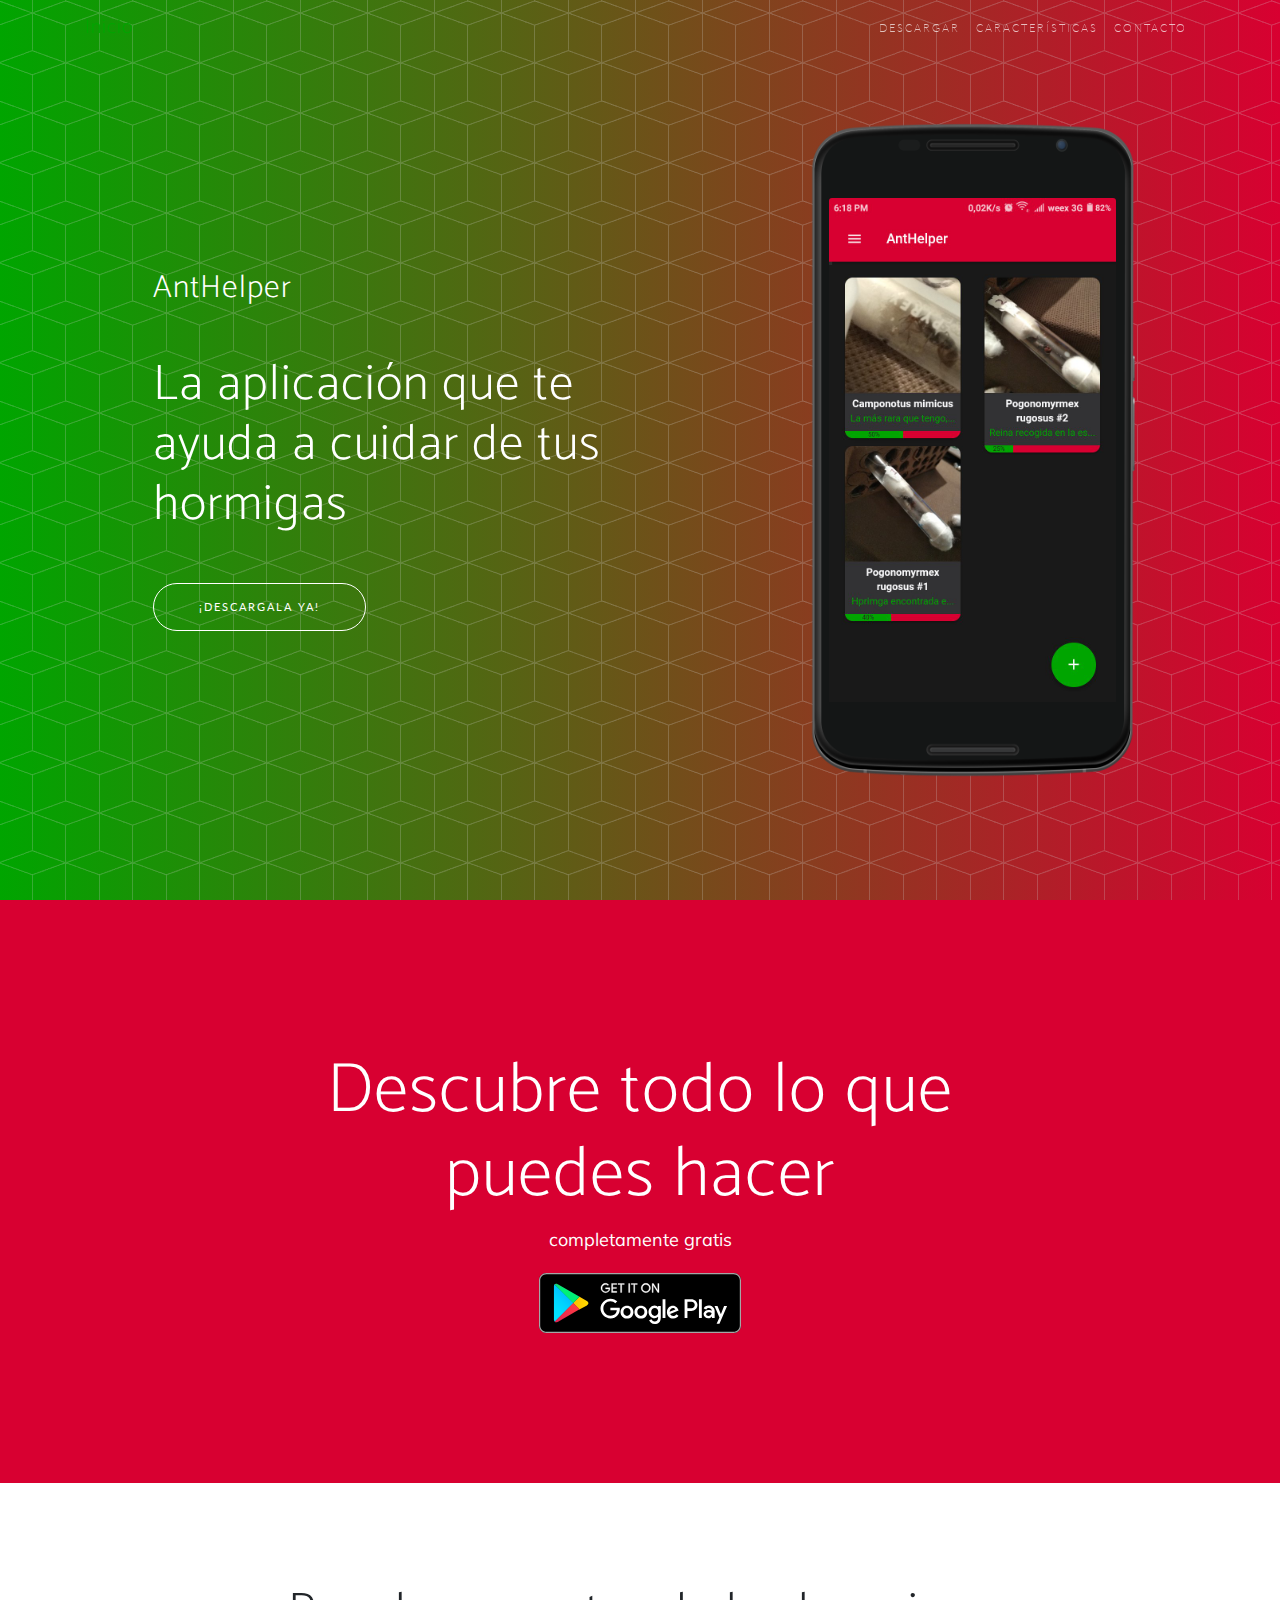
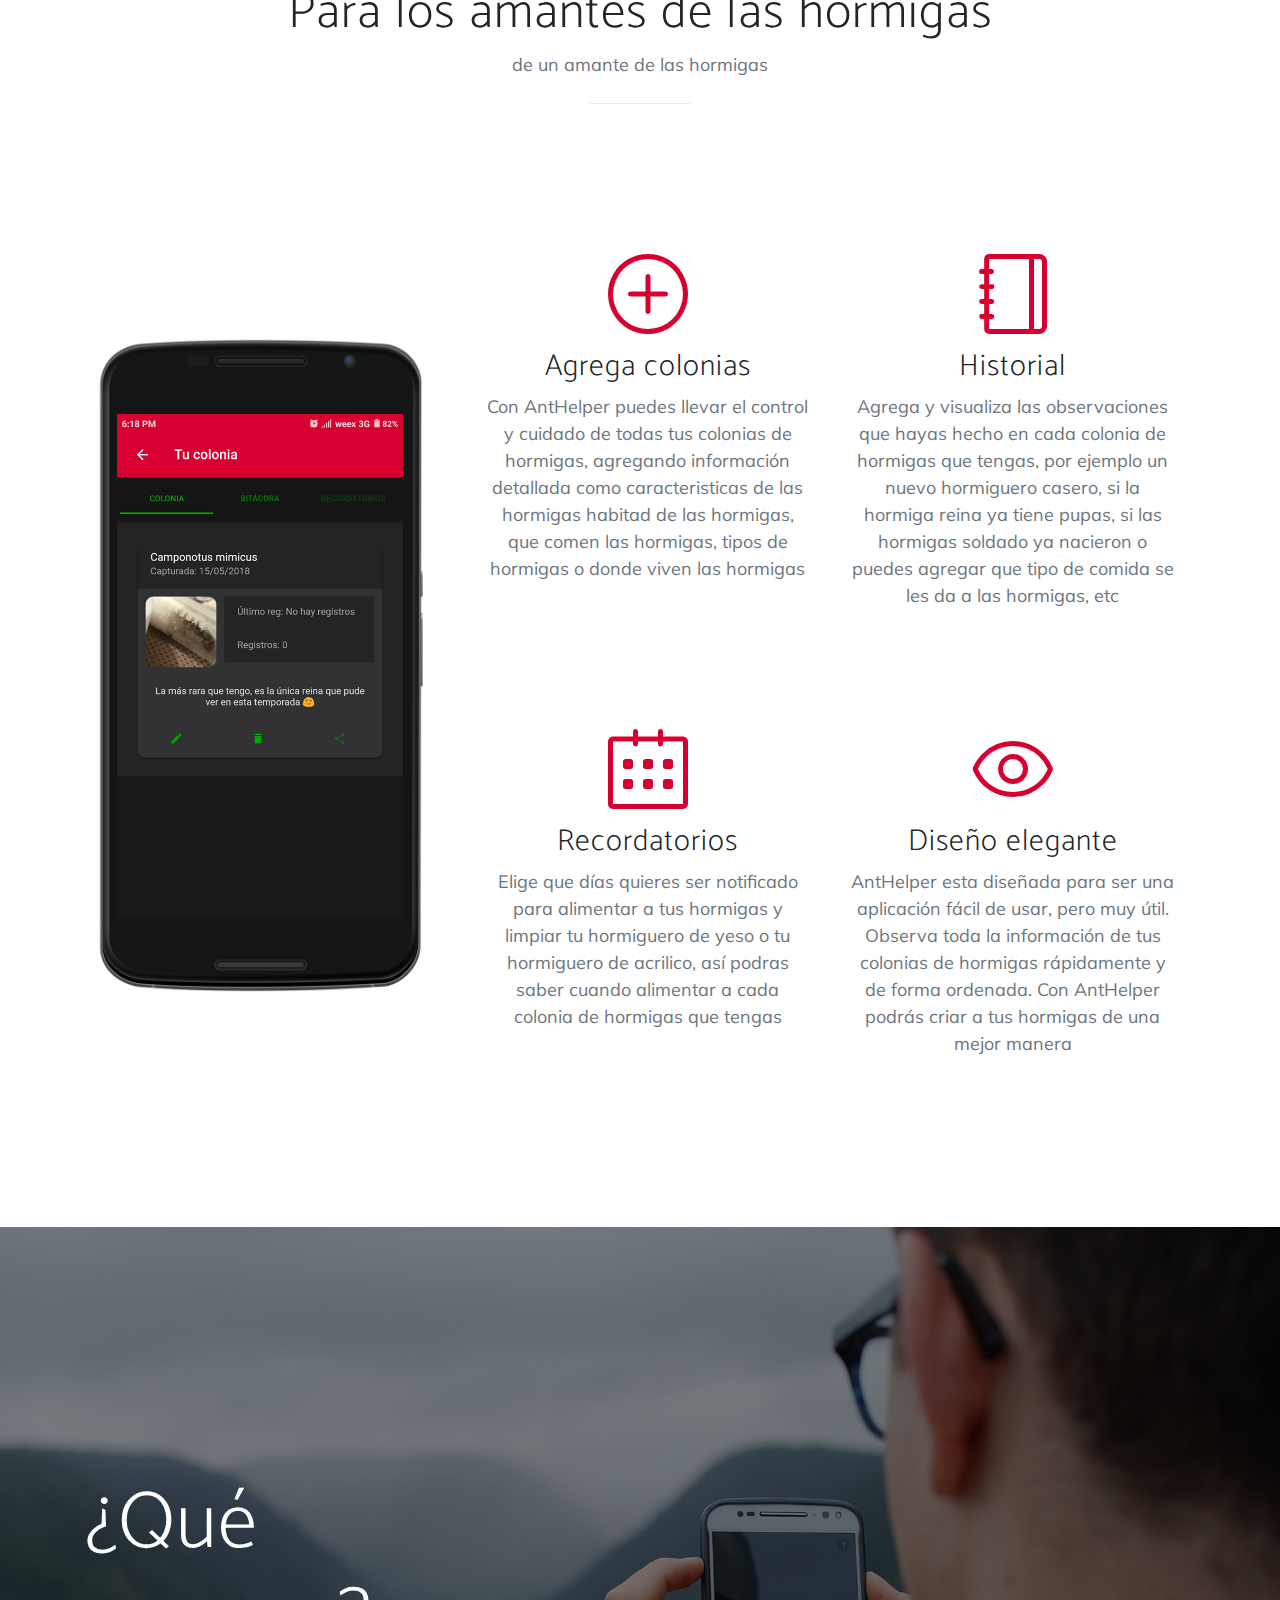
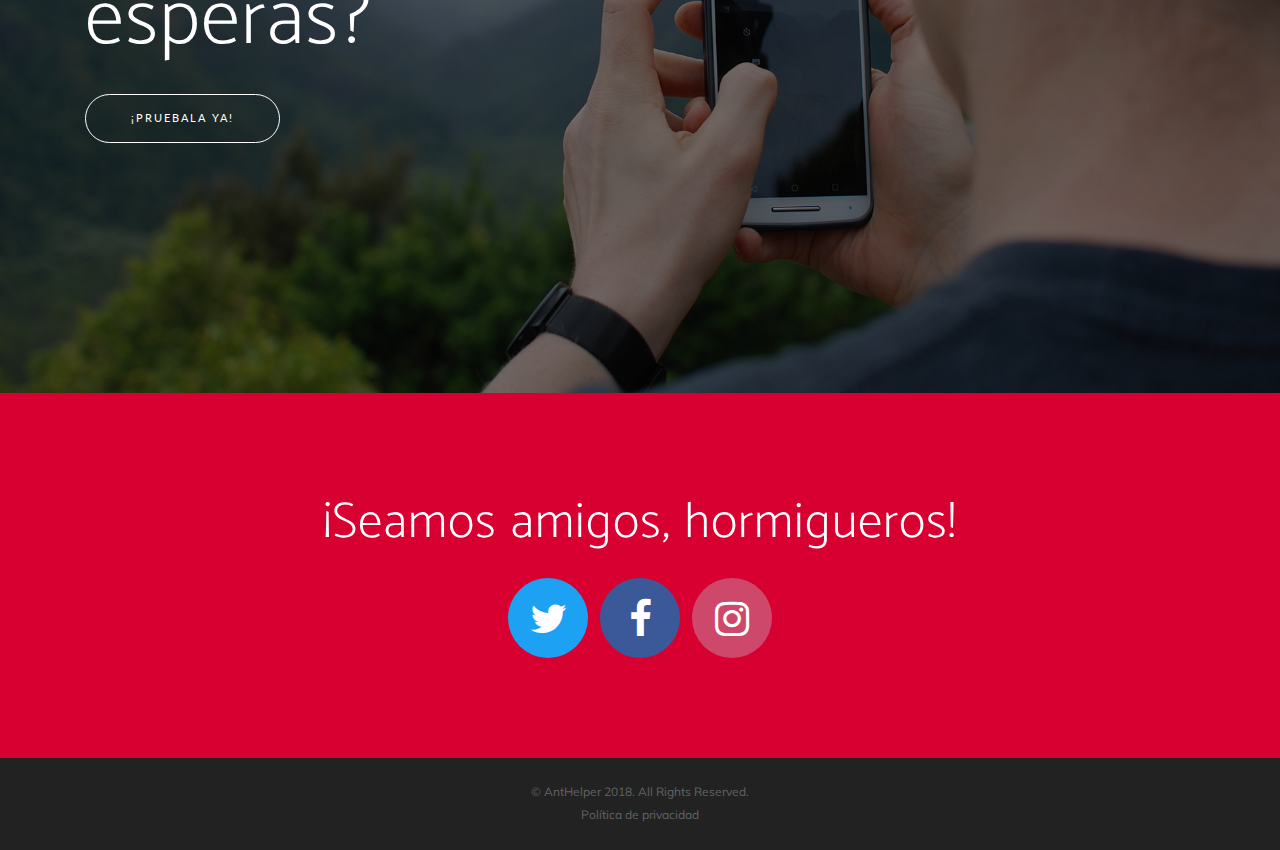
<file: index.html>
<!DOCTYPE html>
<html lang="en">

  <head>

    <meta charset="utf-8">
    <meta name="viewport" content="width=device-width, initial-scale=1, shrink-to-fit=no">
    <meta name="description" content="">
    <meta name="author" content="">

    <title>AntHelper</title>

    <!-- Bootstrap core CSS -->
    <link href="vendor/bootstrap/css/bootstrap.min.css" rel="stylesheet">

    <!-- Custom fonts for this template -->
    <link rel="stylesheet" href="vendor/font-awesome/css/font-awesome.min.css">
    <link rel="stylesheet" href="vendor/simple-line-icons/css/simple-line-icons.css">
    <link href="https://fonts.googleapis.com/css?family=Lato" rel="stylesheet">
    <link href="https://fonts.googleapis.com/css?family=Catamaran:100,200,300,400,500,600,700,800,900" rel="stylesheet">
    <link href="https://fonts.googleapis.com/css?family=Muli" rel="stylesheet">

    <!-- Plugin CSS -->
    <link rel="stylesheet" href="device-mockups/device-mockups.min.css">

    <!-- Custom styles for this template -->
    <link href="css/new-age.min.css" rel="stylesheet">

  </head>

  <body id="page-top">

    <!-- Navigation -->
    <nav class="navbar navbar-expand-lg navbar-light fixed-top" id="mainNav">
      <div class="container">
        <a style="color:#00a500" class="navbar-brand js-scroll-trigger" href="#page-top">Inicio</a>
        <button class="navbar-toggler navbar-toggler-right" type="button" data-toggle="collapse" data-target="#navbarResponsive" aria-controls="navbarResponsive" aria-expanded="false" aria-label="Toggle navigation">
          Menu
          <i class="fa fa-bars"></i>
        </button>
        <div class="collapse navbar-collapse" id="navbarResponsive">
          <ul class="navbar-nav ml-auto">
            <li class="nav-item">
              <a class="nav-link js-scroll-trigger" href="#download">Descargar</a>
            </li>
            <li class="nav-item">
              <a class="nav-link js-scroll-trigger" href="#features">Características</a>
            </li>
            <li class="nav-item">
              <a class="nav-link js-scroll-trigger" href="#contact">Contacto</a>
            </li>
          </ul>
        </div>
      </div>
    </nav>

    <header class="masthead">
      <div class="container h-100">
        <div class="row h-100">
          <div class="col-lg-7 my-auto">
            <div class="header-content mx-auto">
              <h2 class="mb-5">AntHelper</h2>
              <h1 class="mb-5">La aplicación que te ayuda a cuidar de tus hormigas</h1>
              <a href="#download" class="btn btn-outline btn-xl js-scroll-trigger">¡Descargala ya!</a>
            </div>
          </div>
          <div class="col-lg-5 my-auto">
            <div class="device-container">
              <div class="device-mockup iphone6_plus portrait gold">
                <div class="device">
                  <div class="screen">
                    <!-- Demo image for screen mockup, you can put an image here, some HTML, an animation, video, or anything else! -->
                    <img src="img/cap.jpeg" class="img-fluid" alt="">
                  </div>
                  <div class="button">
                    <!-- You can hook the "home button" to some JavaScript events or just remove it -->
                  </div>
                </div>
              </div>
            </div>
          </div>
        </div>
      </div>
    </header>

    <section class="download bg-primary text-center" id="download">
      <div class="container">
        <div class="row">
          <div class="col-md-8 mx-auto">
            <h2  style="color:#fff">Descubre todo lo que puedes hacer</h2>
            <p style="color:#fff">completamente gratis</p>
            <div class="badges">
              <a class="badge-link" href="https://goo.gl/6QFYaz"><img src="img/google-play-badge.svg" alt=""></a>
            </div>
          </div>
        </div>
      </div>
    </section>

    <section class="features" id="features">
      <div class="container">
        <div class="section-heading text-center">
          <h2>Para los amantes de las hormigas</h2>
          <p class="text-muted">de un amante de las hormigas</p>
          <hr>
        </div>
        <div class="row">
          <div class="col-lg-4 my-auto">
            <div class="device-container">
              <div class="device-mockup iphone6_plus portrait gold">
                <div class="device">
                  <div class="screen">
                    <!-- Demo image for screen mockup, you can put an image here, some HTML, an animation, video, or anything else! -->
                    <img src="img/cap2.png" class="img-fluid" alt="">
                  </div>
                  <div class="button">
                    <!-- You can hook the "home button" to some JavaScript events or just remove it -->
                  </div>
                </div>
              </div>
            </div>
          </div>
          <div class="col-lg-8 my-auto">
            <div class="container-fluid">
              <div class="row">
                <div class="col-lg-6">
                  <div class="feature-item">
                    <i class="icon-plus text-primary"></i>
                    <h3>Agrega colonias</h3>
                    <p class="text-muted">Con AntHelper puedes llevar el control y cuidado de todas tus colonias de hormigas, agregando información detallada como caracteristicas de las hormigas habitad de las hormigas, que comen las hormigas, tipos de hormigas o donde viven las hormigas</p>
                  </div>
                </div>
                <div class="col-lg-6">
                  <div class="feature-item">
                    <i class="icon-notebook text-primary"></i>
                    <h3>Historial</h3>
                    <p class="text-muted">Agrega y visualiza las observaciones que hayas hecho en cada colonia de hormigas que tengas, por ejemplo un nuevo hormiguero casero, si la hormiga reina ya tiene pupas, si las hormigas soldado ya nacieron o puedes agregar que tipo de comida se les da a las hormigas, etc</p>
                  </div>
                </div>
              </div>
              <div class="row">
                <div class="col-lg-6">
                  <div class="feature-item">
                    <i class="icon-calendar text-primary"></i>
                    <h3>Recordatorios</h3>
                    <p class="text-muted">Elige que días quieres ser notificado para alimentar a tus hormigas y limpiar tu hormiguero de yeso o tu hormiguero de acrilico, así podras saber cuando alimentar a cada colonia de hormigas que tengas</p>
                  </div>
                </div>
                <div class="col-lg-6">
                  <div class="feature-item">
                    <i class="icon-eye text-primary"></i>
                    <h3>Diseño elegante</h3>
                    <p class="text-muted">AntHelper esta diseñada para ser una aplicación fácil de usar, pero muy útil. Observa toda la información de tus colonias de hormigas rápidamente y de forma ordenada. Con AntHelper podrás criar a tus hormigas de una mejor manera</p>
                  </div>
                </div>
              </div>
            </div>
          </div>
        </div>
      </div>
    </section>

    <section class="cta">
      <div class="cta-content">
        <div class="container">
          <h2>¿Qué esperas?</h2></h2>
          <a href="#download" class="btn btn-outline btn-xl js-scroll-trigger">¡Pruebala ya!</a>
        </div>
      </div>
      <div class="overlay"></div>
    </section>

    <section class="contact bg-primary" id="contact">
      <div class="container">
        <h2 style="color:#fff">¡Seamos amigos, hormigueros!</h2>
        <ul class="list-inline list-social">
          <li class="list-inline-item social-twitter">
            <a href="https://goo.gl/LtiaCh">
              <i class="fa fa-twitter"></i>
            </a>
          </li>
          <li class="list-inline-item social-facebook">
            <a href="https://goo.gl/gpJfYx">
              <i class="fa fa-facebook"></i>
            </a>
          </li>
          <li class="list-inline-item social-google-plus">
            <a href="https://goo.gl/WL1ZXS">
              <i class="fa fa-instagram"></i>
            </a>
          </li>

        </ul>
      </div>
    </section>

    <footer>
      <div class="container">
        <p>&copy; AntHelper 2018. All Rights Reserved.</p>
        <ul class="list-inline">
          <li class="list-inline-item">
            <a href="politica.html">Política de privacidad</a>
          </li>
        </ul>
      </div>
    </footer>

    <!-- Bootstrap core JavaScript -->
    <script src="vendor/jquery/jquery.min.js"></script>
    <script src="vendor/bootstrap/js/bootstrap.bundle.min.js"></script>

    <!-- Plugin JavaScript -->
    <script src="vendor/jquery-easing/jquery.easing.min.js"></script>

    <!-- Custom scripts for this template -->
    <script src="js/new-age.min.js"></script>

  </body>

</html>
</file>
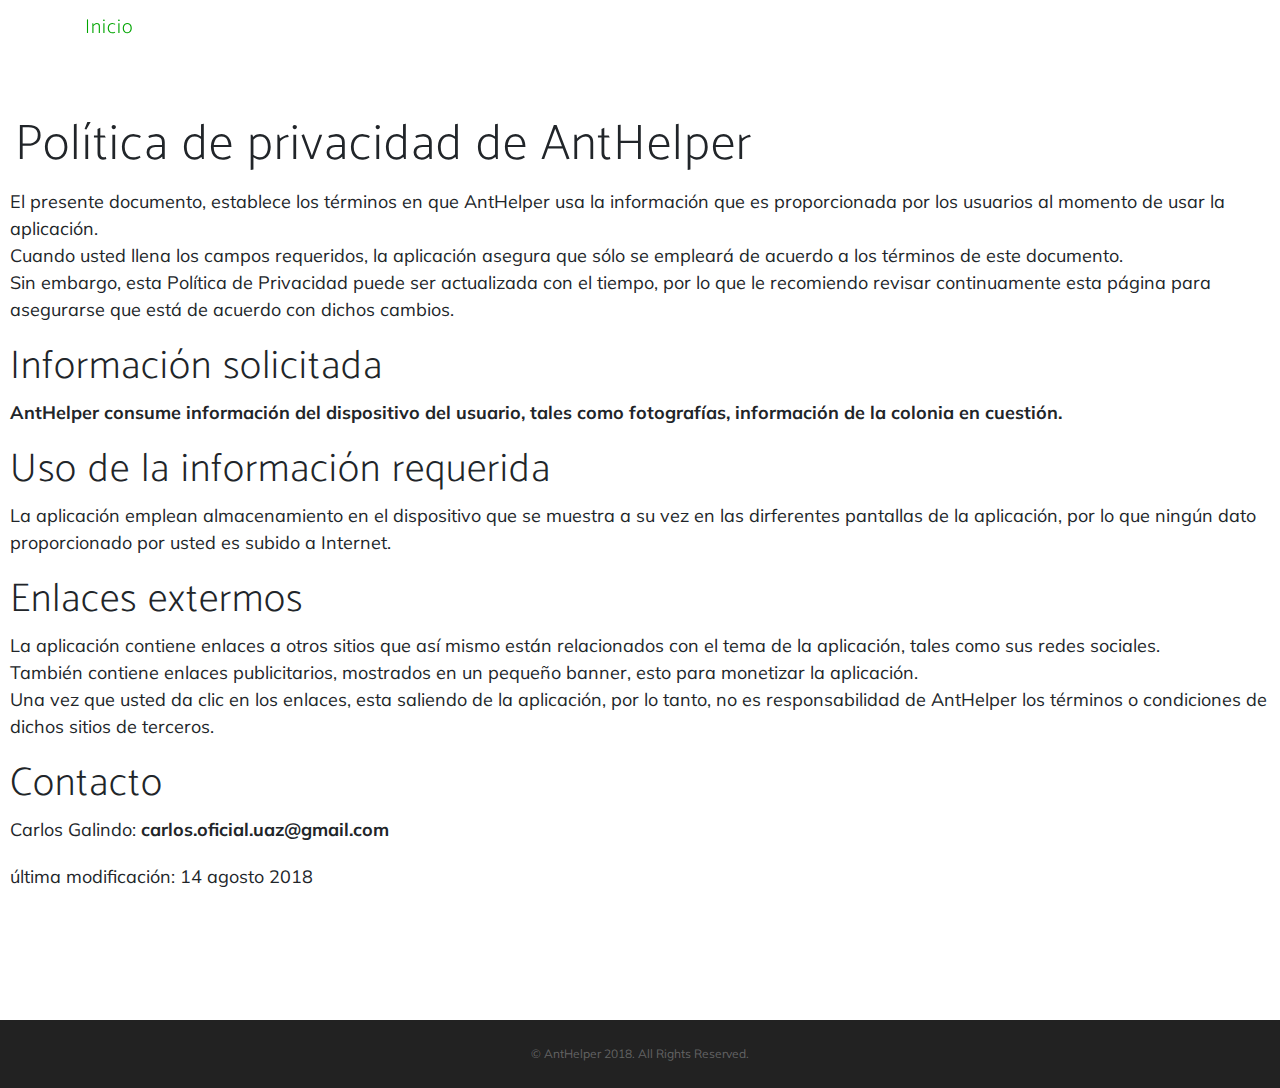
<file: politica.html>
<!DOCTYPE html>
<html lang="en">

  <head>

    <meta charset="utf-8">
    <meta name="viewport" content="width=device-width, initial-scale=1, shrink-to-fit=no">
    <meta name="description" content="">
    <meta name="author" content="">

    <title>AntHelper-Política</title>

    <!-- Bootstrap core CSS -->
    <link href="vendor/bootstrap/css/bootstrap.min.css" rel="stylesheet">

    <!-- Custom fonts for this template -->
    <link rel="stylesheet" href="vendor/font-awesome/css/font-awesome.min.css">
    <link rel="stylesheet" href="vendor/simple-line-icons/css/simple-line-icons.css">
    <link href="https://fonts.googleapis.com/css?family=Lato" rel="stylesheet">
    <link href="https://fonts.googleapis.com/css?family=Catamaran:100,200,300,400,500,600,700,800,900" rel="stylesheet">
    <link href="https://fonts.googleapis.com/css?family=Muli" rel="stylesheet">



    <!-- Custom styles for this template -->
    <link href="css/new-age.min.css" rel="stylesheet">

  </head>

  <body id="page-top">


     <!-- Navigation -->
     <nav class="navbar navbar-expand-lg navbar-light fixed-top" id="mainNav">
      <div class="container">
        <a style="color:#00a500" class="navbar-brand js-scroll-trigger" href="index.html">Inicio</a>
    </nav>

    <section class="features" id="features">
      <div style="padding: 10px">
        <h2 style="padding: 5px;">
          Política de privacidad de AntHelper
        </h2>
        <p>
          El presente documento, establece los términos en que AntHelper usa la información que es proporcionada por los usuarios al momento de usar la aplicación.
          <br>
          Cuando usted llena los campos requeridos, la aplicación asegura que sólo se empleará de acuerdo a los términos de este documento.
          <br>
          Sin embargo, esta Política de Privacidad puede ser actualizada con el tiempo, por lo que le recomiendo revisar continuamente esta página para asegurarse que está de acuerdo con dichos cambios.
        </p>
  
        <h1>
          Información solicitada
        </h1>
        <p>
          <strong>
            AntHelper consume información del dispositivo del usuario, tales como fotografías, información de la colonia en cuestión.
          </strong>
        </p>
  
        <h1>
          Uso de la información requerida
        </h1>
        <p>
          La aplicación emplean almacenamiento en el dispositivo que se muestra a su vez en las dirferentes pantallas de la aplicación, por lo que ningún dato proporcionado por usted es subido a Internet.
        </p>
  
        <h1>
          Enlaces extermos
        </h1>
        <p>
          La aplicación contiene enlaces a otros sitios que así mismo están relacionados con el tema de la aplicación, tales como sus redes sociales.
          <br>
          También contiene enlaces publicitarios, mostrados en un pequeño banner, esto para monetizar la aplicación.
          <br>
          Una vez que usted da clic en los enlaces, esta saliendo de la aplicación, por lo tanto, no es responsabilidad de AntHelper los términos o condiciones de dichos sitios de terceros.
        </p>
  
        <h1>
          Contacto
        </h1>
        <p>
          Carlos Galindo: <strong>carlos.oficial.uaz@gmail.com</strong>
        </p>
        <p>
          última modificación: 14 agosto 2018
        </p>
      </div>
    </section>

   

    <footer>
      <div class="container">
        <p>&copy; AntHelper 2018. All Rights Reserved.</p>
      </div>
    </footer>

    <!-- Bootstrap core JavaScript -->
    <script src="vendor/jquery/jquery.min.js"></script>
    <script src="vendor/bootstrap/js/bootstrap.bundle.min.js"></script>

    <!-- Plugin JavaScript -->
    <script src="vendor/jquery-easing/jquery.easing.min.js"></script>

    <!-- Custom scripts for this template -->
    <script src="js/new-age.min.js"></script>

  </body>

</html>
</file>
<file: vendor/simple-line-icons/css/simple-line-icons.css>
@font-face {
  font-family: 'simple-line-icons';
  src: url('../fonts/Simple-Line-Icons.eot?v=2.4.0');
  src: url('../fonts/Simple-Line-Icons.eot?v=2.4.0#iefix') format('embedded-opentype'), url('../fonts/Simple-Line-Icons.woff2?v=2.4.0') format('woff2'), url('../fonts/Simple-Line-Icons.ttf?v=2.4.0') format('truetype'), url('../fonts/Simple-Line-Icons.woff?v=2.4.0') format('woff'), url('../fonts/Simple-Line-Icons.svg?v=2.4.0#simple-line-icons') format('svg');
  font-weight: normal;
  font-style: normal;
}
/*
 Use the following CSS code if you want to have a class per icon.
 Instead of a list of all class selectors, you can use the generic [class*="icon-"] selector, but it's slower:
*/
.icon-user,
.icon-people,
.icon-user-female,
.icon-user-follow,
.icon-user-following,
.icon-user-unfollow,
.icon-login,
.icon-logout,
.icon-emotsmile,
.icon-phone,
.icon-call-end,
.icon-call-in,
.icon-call-out,
.icon-map,
.icon-location-pin,
.icon-direction,
.icon-directions,
.icon-compass,
.icon-layers,
.icon-menu,
.icon-list,
.icon-options-vertical,
.icon-options,
.icon-arrow-down,
.icon-arrow-left,
.icon-arrow-right,
.icon-arrow-up,
.icon-arrow-up-circle,
.icon-arrow-left-circle,
.icon-arrow-right-circle,
.icon-arrow-down-circle,
.icon-check,
.icon-clock,
.icon-plus,
.icon-minus,
.icon-close,
.icon-event,
.icon-exclamation,
.icon-organization,
.icon-trophy,
.icon-screen-smartphone,
.icon-screen-desktop,
.icon-plane,
.icon-notebook,
.icon-mustache,
.icon-mouse,
.icon-magnet,
.icon-energy,
.icon-disc,
.icon-cursor,
.icon-cursor-move,
.icon-crop,
.icon-chemistry,
.icon-speedometer,
.icon-shield,
.icon-screen-tablet,
.icon-magic-wand,
.icon-hourglass,
.icon-graduation,
.icon-ghost,
.icon-game-controller,
.icon-fire,
.icon-eyeglass,
.icon-envelope-open,
.icon-envelope-letter,
.icon-bell,
.icon-badge,
.icon-anchor,
.icon-wallet,
.icon-vector,
.icon-speech,
.icon-puzzle,
.icon-printer,
.icon-present,
.icon-playlist,
.icon-pin,
.icon-picture,
.icon-handbag,
.icon-globe-alt,
.icon-globe,
.icon-folder-alt,
.icon-folder,
.icon-film,
.icon-feed,
.icon-drop,
.icon-drawer,
.icon-docs,
.icon-doc,
.icon-diamond,
.icon-cup,
.icon-calculator,
.icon-bubbles,
.icon-briefcase,
.icon-book-open,
.icon-basket-loaded,
.icon-basket,
.icon-bag,
.icon-action-undo,
.icon-action-redo,
.icon-wrench,
.icon-umbrella,
.icon-trash,
.icon-tag,
.icon-support,
.icon-frame,
.icon-size-fullscreen,
.icon-size-actual,
.icon-shuffle,
.icon-share-alt,
.icon-share,
.icon-rocket,
.icon-question,
.icon-pie-chart,
.icon-pencil,
.icon-note,
.icon-loop,
.icon-home,
.icon-grid,
.icon-graph,
.icon-microphone,
.icon-music-tone-alt,
.icon-music-tone,
.icon-earphones-alt,
.icon-earphones,
.icon-equalizer,
.icon-like,
.icon-dislike,
.icon-control-start,
.icon-control-rewind,
.icon-control-play,
.icon-control-pause,
.icon-control-forward,
.icon-control-end,
.icon-volume-1,
.icon-volume-2,
.icon-volume-off,
.icon-calendar,
.icon-bulb,
.icon-chart,
.icon-ban,
.icon-bubble,
.icon-camrecorder,
.icon-camera,
.icon-cloud-download,
.icon-cloud-upload,
.icon-envelope,
.icon-eye,
.icon-flag,
.icon-heart,
.icon-info,
.icon-key,
.icon-link,
.icon-lock,
.icon-lock-open,
.icon-magnifier,
.icon-magnifier-add,
.icon-magnifier-remove,
.icon-paper-clip,
.icon-paper-plane,
.icon-power,
.icon-refresh,
.icon-reload,
.icon-settings,
.icon-star,
.icon-symbol-female,
.icon-symbol-male,
.icon-target,
.icon-credit-card,
.icon-paypal,
.icon-social-tumblr,
.icon-social-twitter,
.icon-social-facebook,
.icon-social-instagram,
.icon-social-linkedin,
.icon-social-pinterest,
.icon-social-github,
.icon-social-google,
.icon-social-reddit,
.icon-social-skype,
.icon-social-dribbble,
.icon-social-behance,
.icon-social-foursqare,
.icon-social-soundcloud,
.icon-social-spotify,
.icon-social-stumbleupon,
.icon-social-youtube,
.icon-social-dropbox,
.icon-social-vkontakte,
.icon-social-steam {
  font-family: 'simple-line-icons';
  speak: none;
  font-style: normal;
  font-weight: normal;
  font-variant: normal;
  text-transform: none;
  line-height: 1;
  /* Better Font Rendering =========== */
  -webkit-font-smoothing: antialiased;
  -moz-osx-font-smoothing: grayscale;
}
.icon-user:before {
  content: "\e005";
}
.icon-people:before {
  content: "\e001";
}
.icon-user-female:before {
  content: "\e000";
}
.icon-user-follow:before {
  content: "\e002";
}
.icon-user-following:before {
  content: "\e003";
}
.icon-user-unfollow:before {
  content: "\e004";
}
.icon-login:before {
  content: "\e066";
}
.icon-logout:before {
  content: "\e065";
}
.icon-emotsmile:before {
  content: "\e021";
}
.icon-phone:before {
  content: "\e600";
}
.icon-call-end:before {
  content: "\e048";
}
.icon-call-in:before {
  content: "\e047";
}
.icon-call-out:before {
  content: "\e046";
}
.icon-map:before {
  content: "\e033";
}
.icon-location-pin:before {
  content: "\e096";
}
.icon-direction:before {
  content: "\e042";
}
.icon-directions:before {
  content: "\e041";
}
.icon-compass:before {
  content: "\e045";
}
.icon-layers:before {
  content: "\e034";
}
.icon-menu:before {
  content: "\e601";
}
.icon-list:before {
  content: "\e067";
}
.icon-options-vertical:before {
  content: "\e602";
}
.icon-options:before {
  content: "\e603";
}
.icon-arrow-down:before {
  content: "\e604";
}
.icon-arrow-left:before {
  content: "\e605";
}
.icon-arrow-right:before {
  content: "\e606";
}
.icon-arrow-up:before {
  content: "\e607";
}
.icon-arrow-up-circle:before {
  content: "\e078";
}
.icon-arrow-left-circle:before {
  content: "\e07a";
}
.icon-arrow-right-circle:before {
  content: "\e079";
}
.icon-arrow-down-circle:before {
  content: "\e07b";
}
.icon-check:before {
  content: "\e080";
}
.icon-clock:before {
  content: "\e081";
}
.icon-plus:before {
  content: "\e095";
}
.icon-minus:before {
  content: "\e615";
}
.icon-close:before {
  content: "\e082";
}
.icon-event:before {
  content: "\e619";
}
.icon-exclamation:before {
  content: "\e617";
}
.icon-organization:before {
  content: "\e616";
}
.icon-trophy:before {
  content: "\e006";
}
.icon-screen-smartphone:before {
  content: "\e010";
}
.icon-screen-desktop:before {
  content: "\e011";
}
.icon-plane:before {
  content: "\e012";
}
.icon-notebook:before {
  content: "\e013";
}
.icon-mustache:before {
  content: "\e014";
}
.icon-mouse:before {
  content: "\e015";
}
.icon-magnet:before {
  content: "\e016";
}
.icon-energy:before {
  content: "\e020";
}
.icon-disc:before {
  content: "\e022";
}
.icon-cursor:before {
  content: "\e06e";
}
.icon-cursor-move:before {
  content: "\e023";
}
.icon-crop:before {
  content: "\e024";
}
.icon-chemistry:before {
  content: "\e026";
}
.icon-speedometer:before {
  content: "\e007";
}
.icon-shield:before {
  content: "\e00e";
}
.icon-screen-tablet:before {
  content: "\e00f";
}
.icon-magic-wand:before {
  content: "\e017";
}
.icon-hourglass:before {
  content: "\e018";
}
.icon-graduation:before {
  content: "\e019";
}
.icon-ghost:before {
  content: "\e01a";
}
.icon-game-controller:before {
  content: "\e01b";
}
.icon-fire:before {
  content: "\e01c";
}
.icon-eyeglass:before {
  content: "\e01d";
}
.icon-envelope-open:before {
  content: "\e01e";
}
.icon-envelope-letter:before {
  content: "\e01f";
}
.icon-bell:before {
  content: "\e027";
}
.icon-badge:before {
  content: "\e028";
}
.icon-anchor:before {
  content: "\e029";
}
.icon-wallet:before {
  content: "\e02a";
}
.icon-vector:before {
  content: "\e02b";
}
.icon-speech:before {
  content: "\e02c";
}
.icon-puzzle:before {
  content: "\e02d";
}
.icon-printer:before {
  content: "\e02e";
}
.icon-present:before {
  content: "\e02f";
}
.icon-playlist:before {
  content: "\e030";
}
.icon-pin:before {
  content: "\e031";
}
.icon-picture:before {
  content: "\e032";
}
.icon-handbag:before {
  content: "\e035";
}
.icon-globe-alt:before {
  content: "\e036";
}
.icon-globe:before {
  content: "\e037";
}
.icon-folder-alt:before {
  content: "\e039";
}
.icon-folder:before {
  content: "\e089";
}
.icon-film:before {
  content: "\e03a";
}
.icon-feed:before {
  content: "\e03b";
}
.icon-drop:before {
  content: "\e03e";
}
.icon-drawer:before {
  content: "\e03f";
}
.icon-docs:before {
  content: "\e040";
}
.icon-doc:before {
  content: "\e085";
}
.icon-diamond:before {
  content: "\e043";
}
.icon-cup:before {
  content: "\e044";
}
.icon-calculator:before {
  content: "\e049";
}
.icon-bubbles:before {
  content: "\e04a";
}
.icon-briefcase:before {
  content: "\e04b";
}
.icon-book-open:before {
  content: "\e04c";
}
.icon-basket-loaded:before {
  content: "\e04d";
}
.icon-basket:before {
  content: "\e04e";
}
.icon-bag:before {
  content: "\e04f";
}
.icon-action-undo:before {
  content: "\e050";
}
.icon-action-redo:before {
  content: "\e051";
}
.icon-wrench:before {
  content: "\e052";
}
.icon-umbrella:before {
  content: "\e053";
}
.icon-trash:before {
  content: "\e054";
}
.icon-tag:before {
  content: "\e055";
}
.icon-support:before {
  content: "\e056";
}
.icon-frame:before {
  content: "\e038";
}
.icon-size-fullscreen:before {
  content: "\e057";
}
.icon-size-actual:before {
  content: "\e058";
}
.icon-shuffle:before {
  content: "\e059";
}
.icon-share-alt:before {
  content: "\e05a";
}
.icon-share:before {
  content: "\e05b";
}
.icon-rocket:before {
  content: "\e05c";
}
.icon-question:before {
  content: "\e05d";
}
.icon-pie-chart:before {
  content: "\e05e";
}
.icon-pencil:before {
  content: "\e05f";
}
.icon-note:before {
  content: "\e060";
}
.icon-loop:before {
  content: "\e064";
}
.icon-home:before {
  content: "\e069";
}
.icon-grid:before {
  content: "\e06a";
}
.icon-graph:before {
  content: "\e06b";
}
.icon-microphone:before {
  content: "\e063";
}
.icon-music-tone-alt:before {
  content: "\e061";
}
.icon-music-tone:before {
  content: "\e062";
}
.icon-earphones-alt:before {
  content: "\e03c";
}
.icon-earphones:before {
  content: "\e03d";
}
.icon-equalizer:before {
  content: "\e06c";
}
.icon-like:before {
  content: "\e068";
}
.icon-dislike:before {
  content: "\e06d";
}
.icon-control-start:before {
  content: "\e06f";
}
.icon-control-rewind:before {
  content: "\e070";
}
.icon-control-play:before {
  content: "\e071";
}
.icon-control-pause:before {
  content: "\e072";
}
.icon-control-forward:before {
  content: "\e073";
}
.icon-control-end:before {
  content: "\e074";
}
.icon-volume-1:before {
  content: "\e09f";
}
.icon-volume-2:before {
  content: "\e0a0";
}
.icon-volume-off:before {
  content: "\e0a1";
}
.icon-calendar:before {
  content: "\e075";
}
.icon-bulb:before {
  content: "\e076";
}
.icon-chart:before {
  content: "\e077";
}
.icon-ban:before {
  content: "\e07c";
}
.icon-bubble:before {
  content: "\e07d";
}
.icon-camrecorder:before {
  content: "\e07e";
}
.icon-camera:before {
  content: "\e07f";
}
.icon-cloud-download:before {
  content: "\e083";
}
.icon-cloud-upload:before {
  content: "\e084";
}
.icon-envelope:before {
  content: "\e086";
}
.icon-eye:before {
  content: "\e087";
}
.icon-flag:before {
  content: "\e088";
}
.icon-heart:before {
  content: "\e08a";
}
.icon-info:before {
  content: "\e08b";
}
.icon-key:before {
  content: "\e08c";
}
.icon-link:before {
  content: "\e08d";
}
.icon-lock:before {
  content: "\e08e";
}
.icon-lock-open:before {
  content: "\e08f";
}
.icon-magnifier:before {
  content: "\e090";
}
.icon-magnifier-add:before {
  content: "\e091";
}
.icon-magnifier-remove:before {
  content: "\e092";
}
.icon-paper-clip:before {
  content: "\e093";
}
.icon-paper-plane:before {
  content: "\e094";
}
.icon-power:before {
  content: "\e097";
}
.icon-refresh:before {
  content: "\e098";
}
.icon-reload:before {
  content: "\e099";
}
.icon-settings:before {
  content: "\e09a";
}
.icon-star:before {
  content: "\e09b";
}
.icon-symbol-female:before {
  content: "\e09c";
}
.icon-symbol-male:before {
  content: "\e09d";
}
.icon-target:before {
  content: "\e09e";
}
.icon-credit-card:before {
  content: "\e025";
}
.icon-paypal:before {
  content: "\e608";
}
.icon-social-tumblr:before {
  content: "\e00a";
}
.icon-social-twitter:before {
  content: "\e009";
}
.icon-social-facebook:before {
  content: "\e00b";
}
.icon-social-instagram:before {
  content: "\e609";
}
.icon-social-linkedin:before {
  content: "\e60a";
}
.icon-social-pinterest:before {
  content: "\e60b";
}
.icon-social-github:before {
  content: "\e60c";
}
.icon-social-google:before {
  content: "\e60d";
}
.icon-social-reddit:before {
  content: "\e60e";
}
.icon-social-skype:before {
  content: "\e60f";
}
.icon-social-dribbble:before {
  content: "\e00d";
}
.icon-social-behance:before {
  content: "\e610";
}
.icon-social-foursqare:before {
  content: "\e611";
}
.icon-social-soundcloud:before {
  content: "\e612";
}
.icon-social-spotify:before {
  content: "\e613";
}
.icon-social-stumbleupon:before {
  content: "\e614";
}
.icon-social-youtube:before {
  content: "\e008";
}
.icon-social-dropbox:before {
  content: "\e00c";
}
.icon-social-vkontakte:before {
  content: "\e618";
}
.icon-social-steam:before {
  content: "\e620";
}
</file>
<file: device-mockups/device-mockups.min.css>
.device-mockup{position:relative;width:100%;padding-bottom:61.775701%}.device-mockup>.device{position:absolute;top:0;bottom:0;left:0;right:0;width:100%;height:100%;background-size:100% 100%;background-repeat:no-repeat;background-image:url(macbook/macbook.png)}.device-mockup>.device>.screen{position:absolute;top:11.0438729%;bottom:14.6747352%;left:13.364486%;right:13.364486%;overflow:hidden}.device-mockup>.device>.button{position:absolute;top:0;left:0;display:none;overflow:hidden;border-radius:100%;-webkit-border-radius:100%;-moz-border-radius:100%;cursor:pointer}.device-mockup.imac{padding-bottom:81.230769%}.device-mockup.imac>.device{background-image:url(imac/imac.png)}.device-mockup.imac>.device>.screen{top:8.20707071%;bottom:31.6919192%;left:6.61538462%;right:6.61538462%}.device-mockup.macbook{padding-bottom:61.775701%}.device-mockup.macbook>.device{background-image:url(macbook/macbook.png)}.device-mockup.macbook>.device>.screen{top:11.0438729%;bottom:14.6747352%;left:13.364486%;right:13.364486%}.device-mockup.macbook_2015{padding-bottom:57.5%}.device-mockup.macbook_2015.grey>.device,.device-mockup.macbook_2015>.device{background-image:url(macbook_2015/grey.png)}.device-mockup.macbook_2015.silver>.device,.device-mockup.macbook_2015>.device{background-image:url(macbook_2015/silver.png)}.device-mockup.macbook_2015.gold>.device,.device-mockup.macbook_2015>.device{background-image:url(macbook_2015/gold.png)}.device-mockup.macbook_2015>.device>.screen{top:7.5%;bottom:10.9%;left:12.46%;right:12.56%}.device-mockup.iphone5,.device-mockup.iphone5.portrait{padding-bottom:210.57%}.device-mockup.iphone5.landscape{padding-bottom:47.49%}.device-mockup.iphone5.black>.device,.device-mockup.iphone5.portrait.black>.device,.device-mockup.iphone5>.device{background-image:url(iphone5/iphone5_port_black.png)}.device-mockup.iphone5.landscape.black>.device,.device-mockup.iphone5.landscape>.device{background-image:url(iphone5/iphone5_land_black.png)}.device-mockup.iphone5.portrait.white>.device,.device-mockup.iphone5.white>.device{background-image:url(iphone5/iphone5_port_white.png)}.device-mockup.iphone5.landscape.white>.device{background-image:url(iphone5/iphone5_land_white.png)}.device-mockup.iphone5.portrait>.device>.screen,.device-mockup.iphone5>.device>.screen{top:14.78%;bottom:13.78%;left:8.77%;right:7.77%}.device-mockup.iphone5.landscape>.device>.screen{top:7.422488%;bottom:8.422488%;left:14.919127%;right:14.019127%}.device-mockup.iphone5.portrait>.device>.button,.device-mockup.iphone5>.device>.button{display:block;top:88.3%;bottom:2.5%;left:40%;right:40%}.device-mockup.iphone5.landscape>.device>.button{display:block;top:40%;bottom:41%;left:88.4%;right:2.3%}.device-mockup.iphone_se,.device-mockup.iphone_se.portrait{padding-bottom:209.83%}.device-mockup.iphone_se.landscape{padding-bottom:47.66%}.device-mockup.iphone_se.black>.device,.device-mockup.iphone_se.portrait.black>.device,.device-mockup.iphone_se>.device{background-image:url(iphone_se/iphone_se_port_black.png)}.device-mockup.iphone_se.landscape.black>.device,.device-mockup.iphone_se.landscape>.device{background-image:url(iphone_se/iphone_se_land_black.png)}.device-mockup.iphone_se.portrait.white>.device,.device-mockup.iphone_se.white>.device{background-image:url(iphone_se/iphone_se_port_white.png)}.device-mockup.iphone_se.landscape.white>.device{background-image:url(iphone_se/iphone_se_land_white.png)}.device-mockup.iphone_se.gold>.device,.device-mockup.iphone_se.portrait.gold>.device{background-image:url(iphone_se/iphone_se_port_gold.png)}.device-mockup.iphone_se.landscape.gold>.device{background-image:url(iphone_se/iphone_se_land_gold.png)}.device-mockup.iphone_se.portrait.rose>.device,.device-mockup.iphone_se.rose>.device{background-image:url(iphone_se/iphone_se_port_rose.png)}.device-mockup.iphone_se.landscape.rose>.device{background-image:url(iphone_se/iphone_se_land_rose.png)}.device-mockup.iphone_se.portrait>.device>.screen,.device-mockup.iphone_se>.device>.screen{top:16.28%;bottom:16.28%;left:11.77%;right:11.77%}.device-mockup.iphone_se.landscape>.device>.screen{top:11.722488%;bottom:11.722488%;left:16.0191273%;right:16.0191273%}.device-mockup.iphone_se.portrait>.device>.button,.device-mockup.iphone_se>.device>.button{display:block;top:86.3%;bottom:5.5%;left:42%;right:42%}.device-mockup.iphone_se.landscape>.device>.button{display:block;top:42%;bottom:42%;left:86.4%;right:5.1%}.device-mockup.iphone6,.device-mockup.iphone6.portrait{padding-bottom:207.19%}.device-mockup.iphone6.landscape{padding-bottom:48.76%}.device-mockup.iphone6.black>.device,.device-mockup.iphone6.portrait.black>.device,.device-mockup.iphone6>.device{background-image:url(iphone_6/iphone_6_port_black.png)}.device-mockup.iphone6.landscape.black>.device,.device-mockup.iphone6.landscape>.device{background-image:url(iphone_6/iphone_6_land_black.png)}.device-mockup.iphone6.portrait.white>.device,.device-mockup.iphone6.white>.device{background-image:url(iphone_6/iphone_6_port_white.png)}.device-mockup.iphone6.landscape.white>.device{background-image:url(iphone_6/iphone_6_land_white.png)}.device-mockup.iphone6.gold>.device,.device-mockup.iphone6.portrait.gold>.device{background-image:url(iphone_6/iphone_6_port_gold.png)}.device-mockup.iphone6.landscape.gold>.device{background-image:url(iphone_6/iphone_6_land_gold.png)}.device-mockup.iphone6.portrait>.device>.screen,.device-mockup.iphone6>.device>.screen{top:12.58%;bottom:12.88%;left:6.77%;right:6.77%}.device-mockup.iphone6.landscape>.device>.screen{top:6.77%;bottom:6.77%;left:12.58%;right:12.88%}.device-mockup.iphone6.portrait>.device>.button,.device-mockup.iphone6>.device>.button{display:block;top:88.6%;bottom:3.2%;left:42%;right:42%}.device-mockup.iphone6.landscape>.device>.button{display:block;top:42%;bottom:42%;left:88.6%;right:3.2%}.device-mockup.iphone6_plus,.device-mockup.iphone6_plus.portrait{padding-bottom:201.76%}.device-mockup.iphone6_plus.landscape{padding-bottom:49.56%}.device-mockup.iphone6_plus.black>.device,.device-mockup.iphone6_plus.portrait.black>.device,.device-mockup.iphone6_plus>.device{background-image:url(iphone_6_plus/iphone_6_plus_black_port.png)}.device-mockup.iphone6_plus.landscape.black>.device,.device-mockup.iphone6_plus.landscape>.device{background-image:url(iphone_6_plus/iphone_6_plus_black_land.png)}.device-mockup.iphone6_plus.portrait.white>.device,.device-mockup.iphone6_plus.white>.device{background-image:url(iphone_6_plus/iphone_6_plus_white_port.png)}.device-mockup.iphone6_plus.landscape.white>.device{background-image:url(iphone_6_plus/iphone_6_plus_white_land.png)}.device-mockup.iphone6_plus.gold>.device,.device-mockup.iphone6_plus.portrait.gold>.device{background-image:url(iphone_6_plus/iphone_6_plus_gold_port.png)}.device-mockup.iphone6_plus.landscape.gold>.device{background-image:url(iphone_6_plus/iphone_6_plus_gold_land.png)}.device-mockup.iphone6_plus.portrait>.device>.screen,.device-mockup.iphone6_plus>.device>.screen{top:11.58%;bottom:11.58%;left:5.97%;right:5.97%}.device-mockup.iphone6_plus.landscape>.device>.screen{top:5.97%;bottom:5.97%;left:11.38%;right:11.58%}.device-mockup.iphone6_plus.portrait>.device>.button,.device-mockup.iphone6_plus>.device>.button{display:block;top:89.9%;bottom:3.2%;left:43%;right:43%}.device-mockup.iphone6_plus.landscape>.device>.button{display:block;top:43%;bottom:43%;left:89.9%;right:3.2%}.device-mockup.ipad,.device-mockup.ipad.portrait{padding-bottom:128.406276%}.device-mockup.ipad.landscape{padding-bottom:79.9086758%}.device-mockup.ipad.black>.device,.device-mockup.ipad.portrait.black>.device,.device-mockup.ipad>.device{background-image:url(ipad/ipad_port_black.png)}.device-mockup.ipad.portrait.white>.device,.device-mockup.ipad.white>.device{background-image:url(ipad/ipad_port_white.png)}.device-mockup.ipad.landscape.black>.device,.device-mockup.ipad.landscape>.device{background-image:url(ipad/ipad_land_black.png)}.device-mockup.ipad.landscape.white>.device{background-image:url(ipad/ipad_land_white.png)}.device-mockup.ipad.portrait>.device>.screen,.device-mockup.ipad>.device>.screen{top:12.025723%;bottom:12.154341%;left:13.45995%;right:13.45995%}.device-mockup.ipad.landscape>.device>.screen{top:13.87755102%;bottom:13.87755102%;left:11.5459883%;right:11.5459883%}.device-mockup.ipad.portrait>.device>.button,.device-mockup.ipad>.device>.button{display:block;top:90.2%;bottom:5.5%;left:47.3%;right:47.3%}.device-mockup.ipad.landscape>.device>.button{display:block;top:47.3%;bottom:47.3%;left:90.8%;right:4.9%}.device-mockup.ipad_air,.device-mockup.ipad_air.portrait{padding-bottom:141.27%}.device-mockup.ipad_air.landscape{padding-bottom:70.79%}.device-mockup.ipad_air.grey>.device,.device-mockup.ipad_air.portrait.grey>.device,.device-mockup.ipad_air>.device{background-image:url(ipad_air/ipad_air_gray_port.png)}.device-mockup.ipad_air.portrait.silver>.device,.device-mockup.ipad_air.silver>.device{background-image:url(ipad_air/ipad_air_silver_port.png)}.device-mockup.ipad_air.landscape.grey>.device,.device-mockup.ipad_air.landscape>.device{background-image:url(ipad_air/ipad_air_gray_land.png)}.device-mockup.ipad_air.landscape.silver>.device{background-image:url(ipad_air/ipad_air_silver_land.png)}.device-mockup.ipad_air.portrait>.device>.screen,.device-mockup.ipad_air>.device>.screen{top:9.025723%;bottom:9.154341%;left:7.45995%;right:6.45995%}.device-mockup.ipad_air.landscape>.device>.screen{top:6.877551%;bottom:6.877551%;left:9.545988%;right:9.545988%}.device-mockup.ipad_air.portrait>.device>.button,.device-mockup.ipad_air>.device>.button{display:block;top:93.2%;bottom:2.5%;left:47.3%;right:47.3%}.device-mockup.ipad_air.landscape>.device>.button{display:block;top:47.3%;bottom:47.3%;left:93.1%;right:2.1%}.device-mockup.ipad_air_2,.device-mockup.ipad_air_2.portrait{padding-bottom:141.38%}.device-mockup.ipad_air_2.landscape{padding-bottom:70.73%}.device-mockup.ipad_air_2.grey>.device,.device-mockup.ipad_air_2.portrait.grey>.device,.device-mockup.ipad_air_2>.device{background-image:url(ipad_air_2/ipad_air_2_gray_port.png)}.device-mockup.ipad_air_2.portrait.silver>.device,.device-mockup.ipad_air_2.silver>.device{background-image:url(ipad_air_2/ipad_air_2_silver_port.png)}.device-mockup.ipad_air_2.gold>.device,.device-mockup.ipad_air_2.portrait.gold>.device{background-image:url(ipad_air_2/ipad_air_2_gold_port.png)}.device-mockup.ipad_air_2.landscape.grey>.device,.device-mockup.ipad_air_2.landscape>.device{background-image:url(ipad_air_2/ipad_air_2_gray_land.png)}.device-mockup.ipad_air_2.landscape.silver>.device{background-image:url(ipad_air_2/ipad_air_2_silver_land.png)}.device-mockup.ipad_air_2.landscape.gold>.device{background-image:url(ipad_air_2/ipad_air_2_gold_land.png)}.device-mockup.ipad_air_2.portrait>.device>.screen,.device-mockup.ipad_air_2>.device>.screen{top:9.025723%;bottom:8.854341%;left:6.15995%;right:6.15995%}.device-mockup.ipad_air_2.landscape>.device>.screen{top:6.277551%;bottom:6.277551%;left:8.545988%;right:8.545988%}.device-mockup.ipad_air_2.portrait>.device>.button,.device-mockup.ipad_air_2>.device>.button{display:block;top:93.2%;bottom:2.1%;left:46.3%;right:46.5%}.device-mockup.ipad_air_2.landscape>.device>.button{display:block;top:46.5%;bottom:46.8%;left:93.5%;right:1.9%}.device-mockup.ipad_pro,.device-mockup.ipad_pro.portrait{padding-bottom:138.63%}.device-mockup.ipad_pro.landscape{padding-bottom:72.14%}.device-mockup.ipad_pro.grey>.device,.device-mockup.ipad_pro.portrait.grey>.device,.device-mockup.ipad_pro>.device{background-image:url(ipad_pro/ipad_pro_port_black.png)}.device-mockup.ipad_pro.portrait.silver>.device,.device-mockup.ipad_pro.silver>.device{background-image:url(ipad_pro/ipad_pro_port_silver.png)}.device-mockup.ipad_pro.gold>.device,.device-mockup.ipad_pro.portrait.gold>.device{background-image:url(ipad_pro/ipad_pro_port_gold.png)}.device-mockup.ipad_pro.landscape.grey>.device,.device-mockup.ipad_pro.landscape>.device{background-image:url(ipad_pro/ipad_pro_land_black.png)}.device-mockup.ipad_pro.landscape.silver>.device{background-image:url(ipad_pro/ipad_pro_land_silver.png)}.device-mockup.ipad_pro.landscape.gold>.device{background-image:url(ipad_pro/ipad_pro_land_gold.png)}.device-mockup.ipad_pro.portrait>.device>.screen,.device-mockup.ipad_pro>.device>.screen{top:7.025723%;bottom:6.854341%;left:5.15995%;right:5.15995%}.device-mockup.ipad_pro.landscape>.device>.screen{top:5.177551%;bottom:5.177551%;left:6.945988%;right:6.945988%}.device-mockup.ipad_pro.portrait>.device>.button,.device-mockup.ipad_pro>.device>.button{display:block;top:94.9%;bottom:1.5%;left:47.3%;right:47.1%}.device-mockup.ipad_pro.landscape>.device>.button{display:block;top:47.5%;bottom:47.5%;left:94.8%;right:1.5%}.device-mockup.galaxy_s3,.device-mockup.galaxy_s3.portrait{padding-bottom:178.787879%}.device-mockup.galaxy_s3.landscape{padding-bottom:55.9322034%}.device-mockup.galaxy_s3.black>.device,.device-mockup.galaxy_s3.portrait.black>.device,.device-mockup.galaxy_s3>.device{background-image:url(galaxy_s3/s3_port_black.png)}.device-mockup.galaxy_s3.landscape.black>.device,.device-mockup.galaxy_s3.landscape>.device{background-image:url(galaxy_s3/s3_land_black.png)}.device-mockup.galaxy_s3.portrait.white>.device,.device-mockup.galaxy_s3.white>.device{background-image:url(galaxy_s3/s3_port_white.png)}.device-mockup.galaxy_s3.landscape.white>.device{background-image:url(galaxy_s3/s3_land_white.png)}.device-mockup.galaxy_s3.portrait>.device>.screen,.device-mockup.galaxy_s3>.device>.screen{top:12.3728814%;bottom:15.5367232%;left:13.8383838%;right:13.8383838%}.device-mockup.galaxy_s3.landscape>.device>.screen{top:13.8383838%;bottom:13.8383838%;left:12.3728814%;right:15.5367232%}.device-mockup.galaxy_s5,.device-mockup.galaxy_s5.portrait{padding-bottom:194.188862%}.device-mockup.galaxy_s5.landscape{padding-bottom:51.496259%}.device-mockup.galaxy_s5.black>.device,.device-mockup.galaxy_s5.portrait.black>.device,.device-mockup.galaxy_s5>.device{background-image:url(galaxy_s5/galaxy_s5_port_black.png)}.device-mockup.galaxy_s5.landscape.black>.device,.device-mockup.galaxy_s5.landscape>.device{background-image:url(galaxy_s5/galaxy_s5_land_black.png)}.device-mockup.galaxy_s5.portrait.white>.device,.device-mockup.galaxy_s5.white>.device{background-image:url(galaxy_s5/galaxy_s5_port_white.png)}.device-mockup.galaxy_s5.landscape.white>.device{background-image:url(galaxy_s5/galaxy_s5_land_white.png)}.device-mockup.galaxy_s5.portrait>.device>.screen,.device-mockup.galaxy_s5>.device>.screen{top:10.2%;bottom:10.1%;left:6.3%;right:6.4%}.device-mockup.galaxy_s5.landscape>.device>.screen{top:6.6%;bottom:6.2%;left:10.15%;right:10%}.device-mockup.galaxy_tab4,.device-mockup.galaxy_tab4.landscape{padding-bottom:72.689464%}.device-mockup.galaxy_tab4.black>.device,.device-mockup.galaxy_tab4.landscape.black>.device,.device-mockup.galaxy_tab4>.device{background-image:url(galaxy_tab4/galaxy_tab4_land_black.png)}.device-mockup.galaxy_tab4.landscape.white>.device,.device-mockup.galaxy_tab4.white>.device{background-image:url(galaxy_tab4/galaxy_tab4_land_white.png)}.device-mockup.galaxy_tab4.landscape>.device>.screen,.device-mockup.galaxy_tab4>.device>.screen{top:11.5%;bottom:11.5%;left:5.4%;right:5.2%}.device-mockup.lumia920,.device-mockup.lumia920.portrait{padding-bottom:172.796353%}.device-mockup.lumia920.landscape{padding-bottom:56.3330381%}.device-mockup.lumia920.portrait>.device,.device-mockup.lumia920>.device{background-image:url(lumia920/lumia920_port.png)}.device-mockup.lumia920.landscape>.device{background-image:url(lumia920/lumia920_land.png)}.device-mockup.lumia920.portrait>.device>.screen,.device-mockup.lumia920>.device>.screen{top:10.6420405%;bottom:18.9973615%;left:13.5258359%;right:13.5258359%}.device-mockup.lumia920.landscape>.device>.screen{top:12.2641509%;bottom:12.2641509%;left:10.5403012%;right:18.6005314%}.device-mockup.nexus7,.device-mockup.nexus7.portrait{padding-bottom:156.521739%}.device-mockup.nexus7.landscape{padding-bottom:63.6678201%}.device-mockup.nexus7.portrait>.device,.device-mockup.nexus7>.device{background-image:url(nexus7/nexus7_port.png)}.device-mockup.nexus7.landscape>.device{background-image:url(nexus7/nexus7_land.png)}.device-mockup.nexus7.portrait>.device>.screen,.device-mockup.nexus7>.device>.screen{top:13.1365741%;bottom:12.7893519%;left:13.7681159%;right:13.7681159%}.device-mockup.nexus7.landscape>.device>.screen{top:13.7681159%;bottom:13.7681159%;left:13.0911188%;right:13.0911188%}.device-mockup.surface,.device-mockup.surface.landscape{padding-bottom:64.7584973%}.device-mockup.surface.landscape>.device,.device-mockup.surface>.device{background-image:url(surface/surface.png)}.device-mockup.surface.landscape>.device>.screen,.device-mockup.surface>.device>.screen{top:14.5488029%;bottom:14.9171271%;left:9.36195587%;right:9.36195587%}.device-mockup.samsung_tv,.device-mockup.samsung_tv.landscape{padding-bottom:64.68%}.device-mockup.samsung_tv.landscape>.device,.device-mockup.samsung_tv>.device{background-image:url(samsung_tv/samsung_tv.png)}.device-mockup.samsung_tv.landscape>.device>.screen,.device-mockup.samsung_tv>.device>.screen{top:2.148803%;bottom:12.817127%;left:1.261956%;right:1.361956%}
</file>
<file: css/new-age.min.css>
body,html{width:100%;height:100%}body{font-family:Muli,Helvetica,Arial,sans-serif}a{color:#d80031;-webkit-transition:all .35s;-moz-transition:all .35s;transition:all .35s}a:focus,a:hover{color:#d80031}hr{max-width:100px;margin:25px auto 0;border-width:1px;border-color:rgba(34,34,34,.1)}hr.light{border-color:#fff}h1,h2,h3,h4,h5,h6{font-family:Catamaran,Helvetica,Arial,sans-serif;font-weight:200;letter-spacing:1px}p{font-size:18px;line-height:1.5;margin-bottom:20px}section{padding:100px 0}section h2{font-size:50px}#mainNav{border-color:rgba(34,34,34,.05);background-color:#fff;-webkit-transition:all .35s;-moz-transition:all .35s;transition:all .35s;font-family:Catamaran,Helvetica,Arial,sans-serif;font-weight:200;letter-spacing:1px}#mainNav .navbar-brand{color:#d80031;font-family:Catamaran,Helvetica,Arial,sans-serif;font-weight:200;letter-spacing:1px}#mainNav .navbar-brand:focus,#mainNav .navbar-brand:hover{color:#d80031}#mainNav .navbar-toggler{font-size:12px;padding:8px 10px;color:#222}#mainNav .navbar-nav>li>a{font-size:11px;font-family:Lato,Helvetica,Arial,sans-serif;letter-spacing:2px;text-transform:uppercase}#mainNav .navbar-nav>li>a.active{color:#d80031!important;background-color:transparent}#mainNav .navbar-nav>li>a.active:hover{background-color:transparent}#mainNav .navbar-nav>li>a,#mainNav .navbar-nav>li>a:focus{color:#222}#mainNav .navbar-nav>li>a:focus:hover,#mainNav .navbar-nav>li>a:hover{color:#d80031}@media (min-width:992px){#mainNav{border-color:transparent;background-color:transparent}#mainNav .navbar-brand{color:fade(white,70%)}#mainNav .navbar-brand:focus,#mainNav .navbar-brand:hover{color:#fff}#mainNav .navbar-nav>li>a,#mainNav .navbar-nav>li>a:focus{color:rgba(255,255,255,.7)}#mainNav .navbar-nav>li>a:focus:hover,#mainNav .navbar-nav>li>a:hover{color:#fff}#mainNav.navbar-shrink{border-color:rgba(34,34,34,.1);background-color:#fff}#mainNav.navbar-shrink .navbar-brand{color:#222}#mainNav.navbar-shrink .navbar-brand:focus,#mainNav.navbar-shrink .navbar-brand:hover{color:#d80031}#mainNav.navbar-shrink .navbar-nav>li>a,#mainNav.navbar-shrink .navbar-nav>li>a:focus{color:#222}#mainNav.navbar-shrink .navbar-nav>li>a:focus:hover,#mainNav.navbar-shrink .navbar-nav>li>a:hover{color:#d80031}}header.masthead{position:relative;width:100%;padding-top:150px;padding-bottom:100px;color:#fff;background:url(../img/bg-pattern.png),#7b4397;background:url(../img/bg-pattern.png),-webkit-linear-gradient(to left,#7b4397,#dc2430);background:url(../img/bg-pattern.png),linear-gradient(to right,#00a500,#d80031)}header.masthead .header-content{max-width:500px;margin-bottom:100px;text-align:center}header.masthead .header-content h1{font-size:30px}header.masthead .device-container{max-width:325px;margin-right:auto;margin-left:auto}header.masthead .device-container .screen img{border-radius:3px}@media (min-width:992px){header.masthead{height:100vh;min-height:775px;padding-top:0;padding-bottom:0}header.masthead .header-content{margin-bottom:0;text-align:left}header.masthead .header-content h1{font-size:50px}header.masthead .device-container{max-width:325px}}section.download{position:relative;padding:150px 0}section.download h2{font-size:50px;margin-top:0}section.download .badges .badge-link{display:block;margin-bottom:25px}section.download .badges .badge-link:last-child{margin-bottom:0}section.download .badges .badge-link img{height:60px}@media (min-width:768px){section.download .badges .badge-link{display:inline-block;margin-bottom:0}}@media (min-width:768px){section.download h2{font-size:70px}}section.features .section-heading{margin-bottom:100px}section.features .section-heading h2{margin-top:0}section.features .section-heading p{margin-bottom:0}section.features .device-container,section.features .feature-item{max-width:325px;margin:0 auto}section.features .device-container{margin-bottom:100px}@media (min-width:992px){section.features .device-container{margin-bottom:0}}section.features .feature-item{padding-top:50px;padding-bottom:50px;text-align:center}section.features .feature-item h3{font-size:30px}section.features .feature-item i{font-size:80px;display:block;margin-bottom:15px;background:-webkit-linear-gradient(to left,#7b4397,#dc2430);background:linear-gradient(to left,#d80031,#d80031);-webkit-background-clip:text;-webkit-text-fill-color:transparent}section.cta{position:relative;padding:250px 0;background-image:url(../img/bg-cta.jpg);background-position:center;-webkit-background-size:cover;-moz-background-size:cover;-o-background-size:cover;background-size:cover}section.cta .cta-content{position:relative;z-index:1}section.cta .cta-content h2{font-size:50px;max-width:450px;margin-top:0;margin-bottom:25px;color:#fff}@media (min-width:768px){section.cta .cta-content h2{font-size:80px}}section.cta .overlay{position:absolute;top:0;left:0;width:100%;height:100%;background-color:rgba(0,0,0,.5)}section.contact{text-align:center}section.contact h2{margin-top:0;margin-bottom:25px}section.contact h2 i{color:#cd486b}section.contact ul.list-social{margin-bottom:0}section.contact ul.list-social li a{font-size:40px;line-height:80px;display:block;width:80px;height:80px;color:#fff;border-radius:100%}section.contact ul.list-social li.social-twitter a{background-color:#1da1f2}section.contact ul.list-social li.social-twitter a:hover{background-color:#0d95e8}section.contact ul.list-social li.social-facebook a{background-color:#3b5998}section.contact ul.list-social li.social-facebook a:hover{background-color:#344e86}section.contact ul.list-social li.social-google-plus a{background-color:#cd486b}section.contact ul.list-social li.social-google-plus a:hover{background-color:#bc2a8d}footer{padding:25px 0;text-align:center;color:rgba(255,255,255,.3);background-color:#222}footer p{font-size:12px;margin:0}footer ul{margin-bottom:0}footer ul li a{font-size:12px;color:rgba(255,255,255,.3)}footer ul li a.active,footer ul li a:active,footer ul li a:focus,footer ul li a:hover{text-decoration:none}.bg-primary{background:#d80031;background:-webkit-linear-gradient(#d80031,#d80031);background:linear-gradient(#d80031,#d80031)}.text-primary{color:#d80031}.no-gutter>[class*=col-]{padding-right:0;padding-left:0}.btn-outline{color:#fff;border:1px solid;border-color:#fff}.btn-outline.active,.btn-outline:active,.btn-outline:focus,.btn-outline:hover{color:#fff;border-color:#d80031;background-color:#d80031}.btn{border-radius:300px;font-family:Lato,Helvetica,Arial,sans-serif;letter-spacing:2px;text-transform:uppercase}.btn-xl{font-size:11px;padding:15px 45px}
</file>
